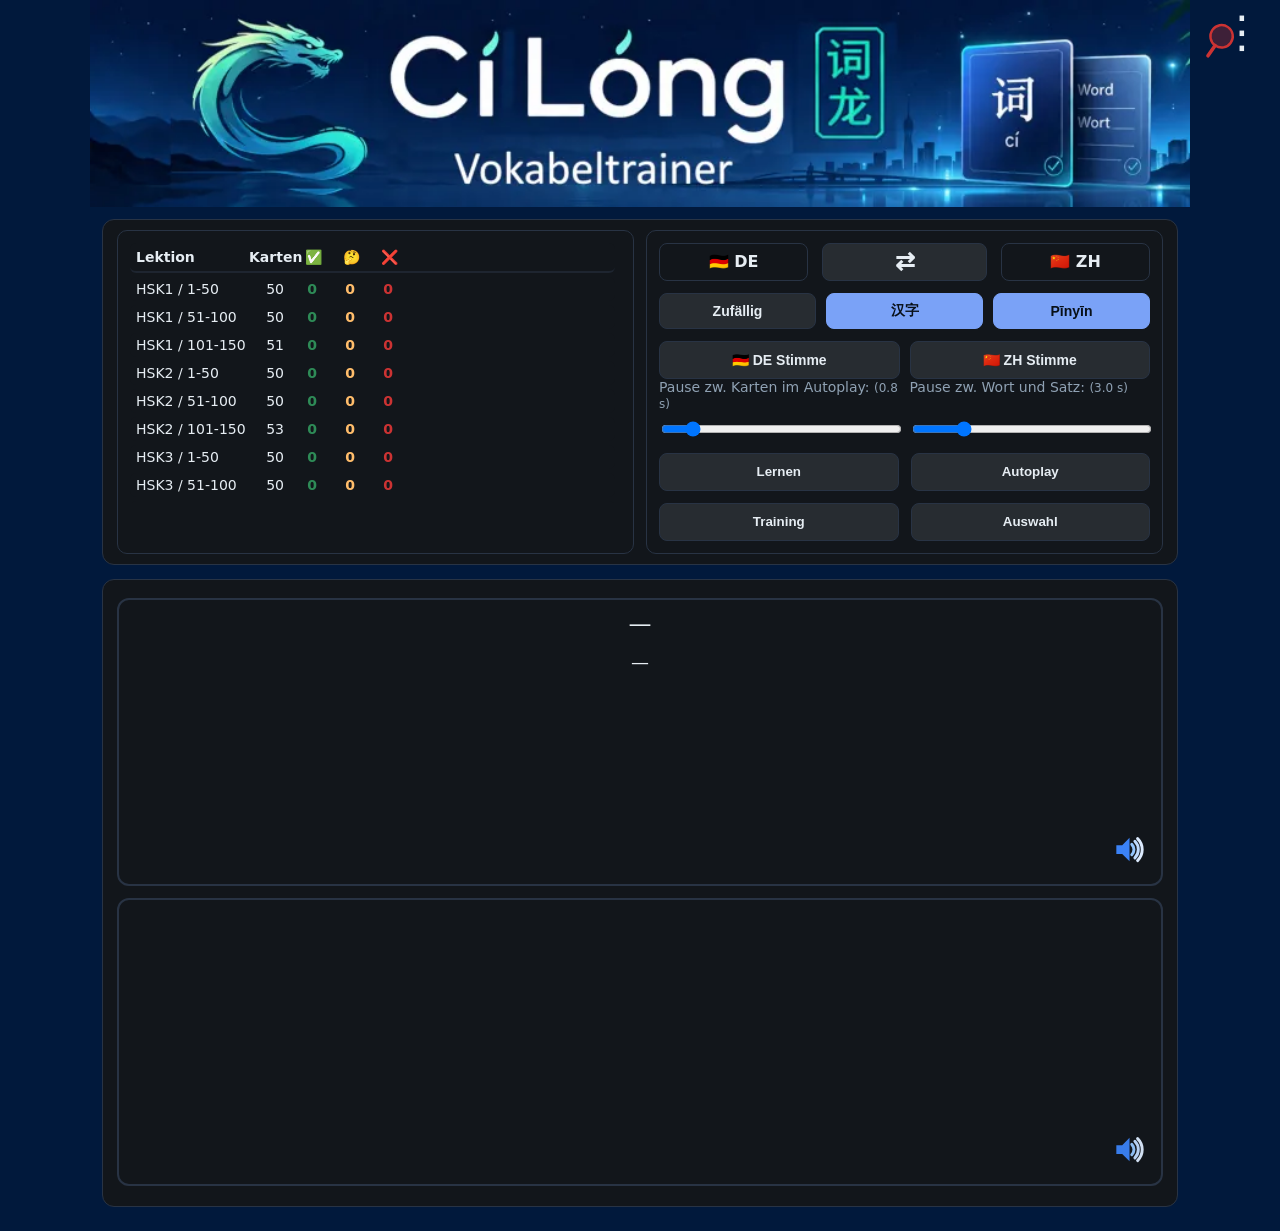
<file: index.html>
<!DOCTYPE html>
<html lang="de">

<head>
    <meta charset="UTF-8">
    <meta name="viewport" content="width=device-width, initial-scale=1.0">
    <title>Flashcards Chinesisch</title>
    
    <!-- PWA -->
    <link rel="manifest" href="./manifest.json">
    <meta name="theme-color" content="#000000" id="theme-color-meta">
    <link rel="apple-touch-icon" sizes="192x192" href="./icons/icon-192.png">
    <meta name="mobile-web-app-capable" content="yes">
    <meta name="apple-mobile-web-app-status-bar-style" content="default">
    <meta name="apple-mobile-web-app-title" content="CiLong">
	
    <!-- Styles & Script (cache-busted via Service Worker) -->
	<link rel="stylesheet" href="./assets/css/style.css">
    <script type="module" src="./assets/js/app.js"></script>
	<script 
		data-goatcounter="https://cilong.goatcounter.com/count"
		async 
		src="https://gc.zgo.at/count.js">
	</script>	
	<script>
	window.addEventListener("load", function () {
	  if (window.goatcounter) {
		window.goatcounter.count({
		  path: '/app-start',
		  title: 'App gestartet'
		});
	  }
	});
	</script>

</head>

<body>

    <!-- ✅ Such-Icon links neben dem Drei-Punkte-Symbol -->
    <div id="searchToggle" class="menu-search-icon" aria-label="Suche öffnen">
        <svg xmlns="http://www.w3.org/2000/svg"
            width="100"
            height="100"
            viewBox="0 0 100 100"
            fill="none">

            <!-- Glas -->
            <circle cx="42" cy="42" r="28"
                    fill="currentColor"
                    fill-opacity="0.3"
                    stroke="currentColor"
                    stroke-width="6"/>

            <!-- Griff -->
            <line x1="62" y1="62"
                x2="84" y2="84"
                stroke="currentColor"
                stroke-width="9"
                stroke-linecap="round"/>
        </svg>
    </div>
    <!-- ✅ Drei-Punkte-Menü Icon (oben rechts) -->
    <div id="menuToggle" class="menu-toggle-icon">⋮</div>

    <!-- ✅ Seitenmenü für Einstellungen (RICHTIG positioniert) -->
    <div id="sideMenu" class="side-menu">
        <h3 data-i18n="settingsTitle">Einstellungen</h3>

        <div class="menu-block">
            <div class="menu-title" data-i18n="progressTitle">Fortschritt</div>
            <button id="btnMenuExport" class="btn" data-i18n="progressExport">Fortschritt exportieren</button>
            <button id="btnMenuImport" class="btn" data-i18n="progressImport">Fortschritt importieren</button>
            <button id="btnResetLessonProgress" class="btn ghost" data-i18n="progressResetLesson">Aktuelle Lektion zurücksetzen</button>
            <button id="btnResetAllProgress" class="btn ghost" data-i18n="progressResetAll">Alle Lektionen zurücksetzen</button>
        </div>
		<!-- Im Side Menu, z.B. nach dem Reset-Bereich -->
		<div class="menu-block">
			<button id="btnInstall" class="btn">
				📲 App installieren
			</button>
		</div>
        <div class="menu-block">
            <div class="menu-title" data-i18n="languageTitle">Sprache</div>
            <label class="lbl" for="uiLangSelect" data-i18n="uiLanguageLabel">UI Sprache</label>
            <select id="uiLangSelect" class="menu-input">
                <option value="de" data-i18n="uiLanguageSelectDe">Deutsch</option>
                <option value="en" data-i18n="uiLanguageSelectEn">English</option>
                <option value="zh" data-i18n="uiLanguageSelectZh">中文</option>
                <option value="fr" data-i18n="uiLanguageSelectFr">Français</option>
            </select>
        </div>

        <div class="menu-block">
            <div class="menu-title" data-i18n="themeTitle">Theme</div>
            <select id="themeSelect" class="menu-input">
                <option value="dark" data-i18n="themeDark">Dark Mode</option>
                <option value="light-orange" data-i18n="themeLightOrange">Light‑Orange</option>
                <option value="light-warm" data-i18n="themeLightWarm">Light‑Warm</option>
                <option value="light-blue" data-i18n="themeLightBlue">Light‑Blue</option>
            </select>
        </div>


		<a href="help.html" target="_blank" rel="noopener">
		  📘 Hilfe
		</a>

        <div class="menu-version">
            <span data-i18n="settingsVersion">Version:</span> <span id="appVersion"></span>
        </div>
    </div>

<!-- ✅ Overlay MUSS außerhalb des Menüs und Containers stehen -->
<div id="sideOverlay"></div>
<div id="searchOverlay" class="dialog-overlay"></div>

<!-- ✅ Header OHNE .container → kein Top-Abstand -->
<header class="app-header">
  <img
    src="assets/img/header.png"
    alt="App Banner"
    class="header-banner"
  />
</header>

<!-- ✅ Ab hier beginnt der normale Seiteninhalt -->
<main class="container">



<!-- ====================================================================== -->
<!-- KONFIG-BLOCK -->
<!-- ====================================================================== -->

<section class="card cfg">
    <div class="grid-2">

        <!-- Lektionen -->
        <div class="pane">
  
            <select id="lessonSelect" class="select" multiple size="10"></select>

            <!-- ✅ Neue Tabelle für die Lektionen-Auswahl -->
            <div id="lessonTable" class="lesson-table"></div>

            
        </div>

        <!-- Richtung / Reihenfolge / Autoplay -->
        <div class="pane">

           

            <div class="mode-inline">
                <div class="mode-item" id="modeLeft">🇩🇪 DE</div>
                <button id="btnSwapMode" class="btn ghost swap" data-i18n-title="modeSwitchTitle">⇄</button>
                <div class="mode-item" id="modeRight">🇨🇳 ZH</div>
            </div>

            <div class="actions-inline mt8">
                <button id="btnOrderToggle" class="btn toggle" data-i18n="orderRandom">Zufällig</button>
                <button id="btnToggleHanzi" class="btn toggle active">汉字</button>
                <button id="btnTogglePinyin" class="btn toggle active" data-i18n="pinyinButton">Pinyin</button>
            </div>


            <!-- Stimmen -->
            <div class="two-col mt12">
                <button id="btnVoiceDe" class="btn large fit voice-btn" data-i18n="voiceButtonDe">DE Stimme</button>
                <button id="btnVoiceZh" class="btn large fit voice-btn" data-i18n="voiceButtonZh">ZH Stimme</button>
            </div>
			
            <div class="two-col mt8">
                <div class="voice-config">
                    <label class="lbl" data-i18n="autoplayGapLabel">
                        Pause zw. Karten im Autoplay:
                        <span id="gapVal" class="hint">(0.8 s)</span>
                    </label>
                    <input id="gapRange" class="voice-range" type="range" min="0.6" max="2.5" step="0.1" value="0.8">
                </div>
                <div class="voice-config">
                    <label class="lbl" data-i18n="delayLabel">
                        Satz‑Delay (Sekunden):
                        <span id="delayVal" class="hint">(3.0 s)</span>
                    </label>
                    <input id="delayRange" class="voice-range" type="range" min="0" max="15" step="0.5" value="3">
                </div>
            </div>
			
			
            <div class="stack mt12">
                <div class="training-group">
					<button id="btnBrowse" class="btn" data-i18n="browseStart">Lernen</button>
                    <button id="btnAutoplay" class="btn" data-i18n="autoPlay"></button>
                    <button id="btnStart" class="btn" data-i18n="trainingStart">Training ▶</button>
                    <button id="btnChoice" class="btn" data-i18n="choiceStart">Auswahl</button>
               </div>
            </div>

        </div>
    </div>
</section>

<!-- ====================================================================== -->
<!-- LERN-KARTE -->
<!-- ====================================================================== -->

<section class="card learn" id="learnSection">

    <div class="section-title">
        <span id="cardLesson" class="left"></span>
        <span id="cardTitle" class="right"></span>
    </div>

    <div id="lessonStats" class="stats-bar"></div>

    <!-- FRAGE -->
    <div id="promptBox" class="prompt-box">

        <div class="prompt-row">
            <div class="prompt-col">
                <div id="promptWord" class="prompt big">—</div>

                <!-- Pinyin vom WORT -->
                <div id="promptWordSub" class="prompt sub small"></div>

                <!-- ✅ POS -->
                <div id="promptPOS" class="prompt pos small"></div>
            </div>
        </div>

        <div class="prompt-row">
            <div class="prompt-col">
                <div id="promptSent" class="prompt">—</div>

                <div id="speakerQuestion" class="card-speaker">
                    <svg viewBox="0 0 24 24" aria-hidden="true" focusable="false">
                        <path d="M5 9v6h4l5 5V4L9 9H5z" fill="#3b82f6"/>
                        <path d="M15.54 8.46a5 5 0 0 1 0 7.07" fill="none" stroke="#93c5fd" stroke-width="2" stroke-linecap="round"/>
                        <path d="M17.66 6.34a8 8 0 0 1 0 11.32" fill="none" stroke="#bfdbfe" stroke-width="2" stroke-linecap="round"/>
                        <path d="M19.5 4.5a10.5 10.5 0 0 1 0 15" fill="none" stroke="#dbeafe" stroke-width="2" stroke-linecap="round"/>
                    </svg>
                </div>
            </div>
        </div>
    </div>

    <!-- LÖSUNG -->
    <div class="solution">
        <div id="solBox" class="sol masked">

            <div id="choiceBox" class="choice-list" hidden></div>

            <div class="sol-part">
                <div id="solWord" class="sol-text">—</div>
            </div>

            <div class="sol-part">
                <div id="solSent" class="sol-text">—</div>
                <div id="speakerAnswer" class="card-speaker">
                    <svg viewBox="0 0 24 24" aria-hidden="true" focusable="false">
                        <path d="M5 9v6h4l5 5V4L9 9H5z" fill="#3b82f6"/>
                        <path d="M15.54 8.46a5 5 0 0 1 0 7.07" fill="none" stroke="#93c5fd" stroke-width="2" stroke-linecap="round"/>
                        <path d="M17.66 6.34a8 8 0 0 1 0 11.32" fill="none" stroke="#bfdbfe" stroke-width="2" stroke-linecap="round"/>
                        <path d="M19.5 4.5a10.5 10.5 0 0 1 0 15" fill="none" stroke="#dbeafe" stroke-width="2" stroke-linecap="round"/>
                    </svg>
                </div>
            </div>
        </div>
    </div>

    <!-- Navigation -->
    <div class="card-controls">
        <button id="btnPrev" class="btn" data-i18n="prev">◀ Zurück</button>
        <button id="btnReveal" class="btn ghost" disabled data-i18n="reveal">Aufdecken</button>
        <button id="btnNext" class="btn" disabled data-i18n="next">Nächste ▶</button>
    </div>

    <!-- Rating-Bar -->
    <div class="ratebar" id="rateBar" style="display:none;">
        <button id="btnRateUnknown" class="btn rate bad" disabled data-i18n="rateUnknown">❌ Nicht gewusst</button>

		<button id="btnRateKnown" class="btn rate good" disabled data-i18n="rateKnown">✅ Gewusst</button>
    </div>

 <!--   <div id="sessionStats" class="stats-bar">—</div> -->
</section>

<!-- ====================================================================== -->
<!-- VOICE PANEL -->
<!-- ====================================================================== -->

<div id="voicePanel" class="debug hidden">
    <div class="debug-head">
        <div class="title" data-i18n="voicePanelTitle">Stimmen</div>
        <button id="btnCloseVoices" class="btn ghost" data-i18n="voicePanelClose">✕</button>
    </div>

    <div class="debug-body">
        <div class="debug-section">
            <div class="h" data-i18n="voicePanelHintTitle">Hinweis</div>
            <p data-i18n="voicePanelHint">Wähle eine Stimme für die aktuell geöffnete Sprache.</p>
        </div>

        <div class="debug-section">
            <div class="h" data-i18n="voiceListTitle">Stimmenliste</div>
            <div id="dbgVoices"></div>
        </div>
    </div>
</div>

<div id="searchPanel" class="debug hidden">
    <div class="debug-head">
        <div class="title" data-i18n="searchTitle">Suche</div>
        <button id="btnCloseSearch" class="btn ghost">✕</button>
    </div>
    <div class="debug-body">
        <div class="debug-section">
            <label class="lbl" for="searchInput" data-i18n="searchLabel">Begriff suchen</label>
            <div class="search-input-row">
                <div class="search-lang-toggle">
                    <button id="searchLangDe" class="btn toggle active">DE</button>
                    <button id="searchLangZh" class="btn toggle">ZH</button>
                </div>
                <input id="searchInput" class="input" type="search" placeholder="z. B. 汉字, Pinyin, Satz...">
                <button id="searchButton" class="btn" data-i18n="searchButton">Suchen</button>
            </div>
        </div>
        <div class="debug-section">
            <div class="h" data-i18n="searchResultsTitle">Ergebnisse</div>
            <div id="searchResults" class="search-results">
                <div class="search-hint" data-i18n="searchHint">Tippe einen Begriff ein und drücke Enter.</div>
            </div>
        </div>
    </div>
</div>

</main>
</body>
</html>
</file>
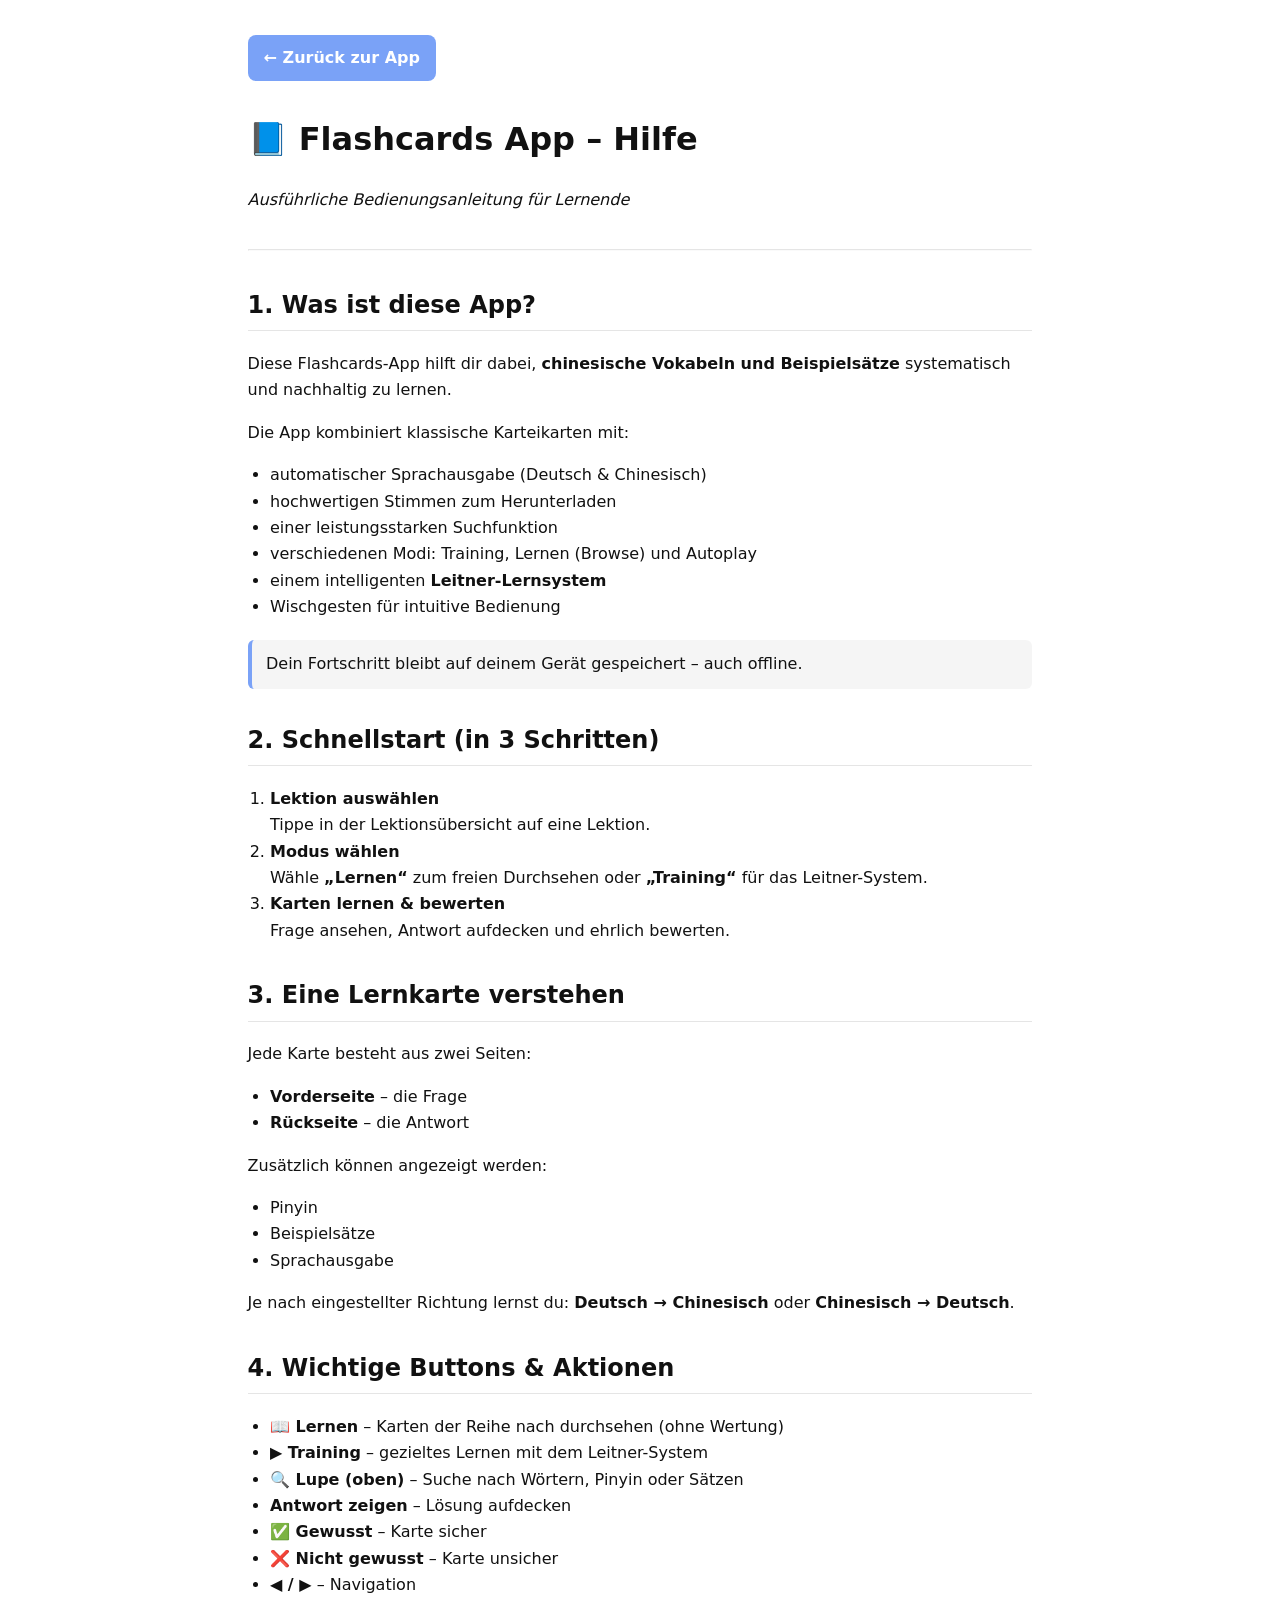
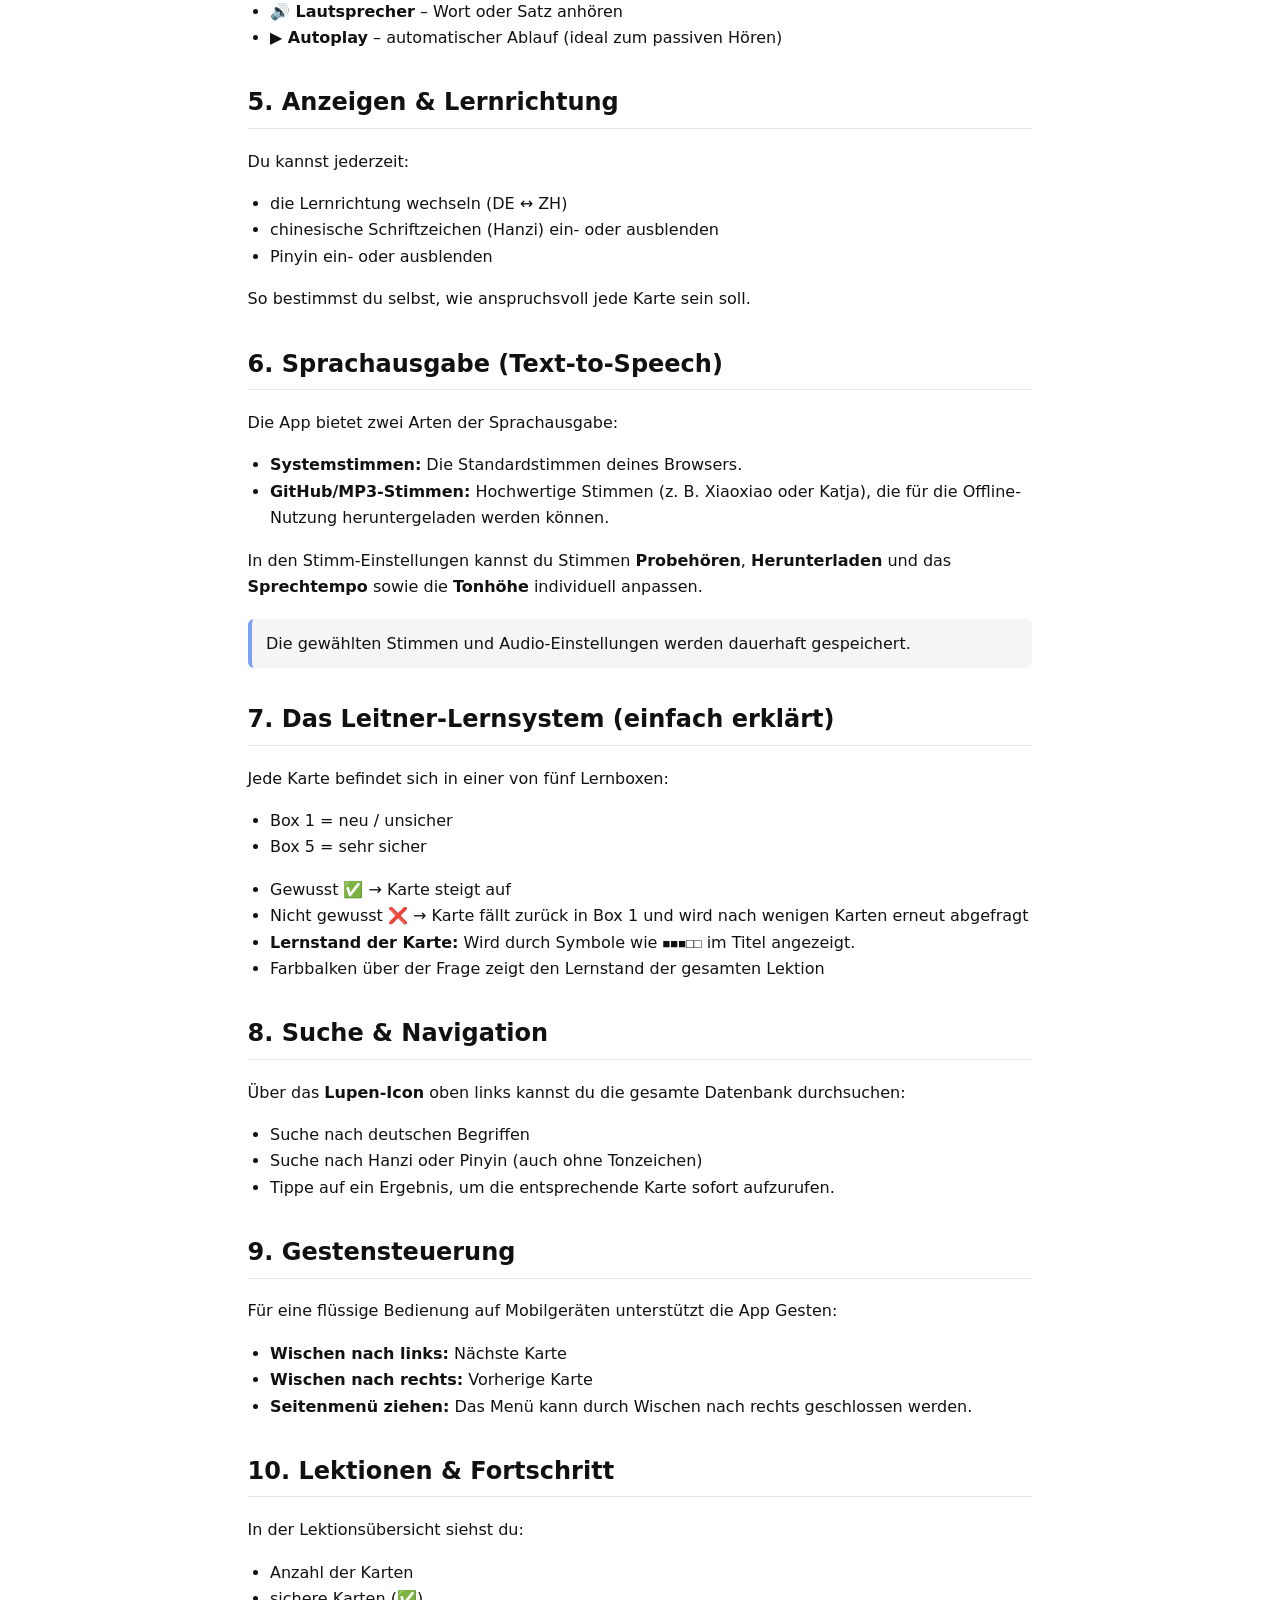
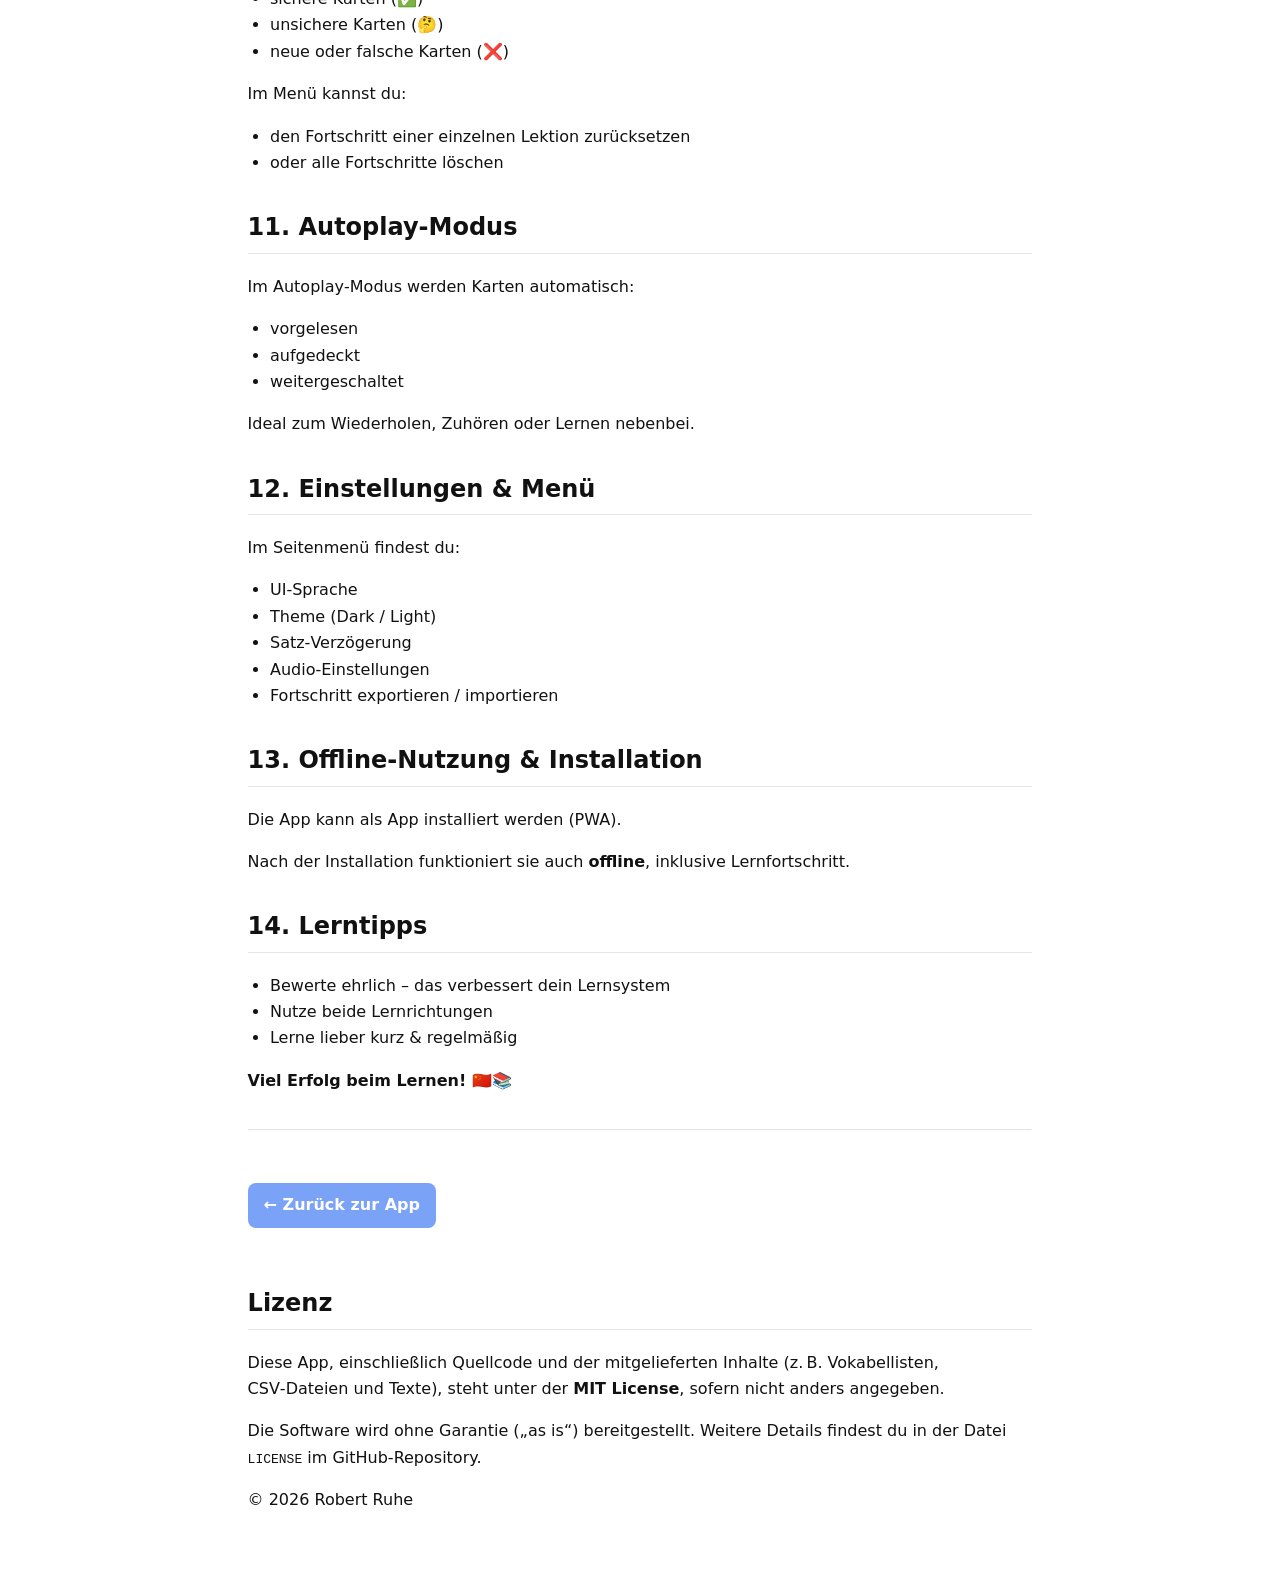
<file: help.html>
<!DOCTYPE html>
<html lang="de">
<head>
  <meta charset="utf-8">
  <meta name="viewport" content="width=device-width, initial-scale=1">
  <title>Hilfe – Flashcards App</title>

  <!-- Bestehendes App-CSS wiederverwenden -->
  <link rel="stylesheet" href="assets/css/style.css">

  <style>
    /* Zusatzstyles nur für die Hilfe */
    body {
      background: var(--bg-main, #fff);
      color: var(--text-main, #111);
    }

    .help {
      max-width: 820px;
      margin: 0 auto;
      padding: 1.2rem 1.1rem 3rem;
      line-height: 1.65;
    }

    .help h1 {
      margin-top: 0.5rem;
    }

    .help h2 {
      margin-top: 2rem;
      border-bottom: 1px solid rgba(0,0,0,0.1);
      padding-bottom: 0.3rem;
    }

    .help ul,
    .help ol {
      padding-left: 1.4rem;
    }

    .help hr {
      margin: 2.2rem 0;
      opacity: 0.25;
    }

    .back-btn {
      display: inline-block;
      margin: 1rem 0 1.5rem;
      padding: 0.6rem 1rem;
      border-radius: 8px;
      text-decoration: none;
      font-weight: 600;
      background: var(--accent, #3b82f6);
      color: #fff;
    }

    .back-btn:active {
      transform: scale(0.98);
    }

    .note {
      background: rgba(0,0,0,0.04);
      border-left: 4px solid var(--accent, #3b82f6);
      padding: 0.7rem 0.9rem;
      margin: 1.2rem 0;
      border-radius: 6px;
    }
  </style>
</head>

<body>
  <main class="help">

    <a href="index.html" class="back-btn">← Zurück zur App</a>

    <h1>📘 Flashcards App – Hilfe</h1>
    <p><em>Ausführliche Bedienungsanleitung für Lernende</em></p>

    <hr>

    <h2>1. Was ist diese App?</h2>
    <p>
      Diese Flashcards‑App hilft dir dabei,
      <strong>chinesische Vokabeln und Beispielsätze</strong>
      systematisch und nachhaltig zu lernen.
    </p>
    <p>
      Die App kombiniert klassische Karteikarten mit:
    </p>
    <ul>
      <li>automatischer Sprachausgabe (Deutsch & Chinesisch)</li>
      <li>hochwertigen Stimmen zum Herunterladen</li>
      <li>einer leistungsstarken Suchfunktion</li>
      <li>verschiedenen Modi: Training, Lernen (Browse) und Autoplay</li>
      <li>einem intelligenten <strong>Leitner‑Lernsystem</strong></li>
      <li>Wischgesten für intuitive Bedienung</li>
    </ul>

    <div class="note">
      Dein Fortschritt bleibt auf deinem Gerät gespeichert – auch offline.
    </div>

    <h2>2. Schnellstart (in 3 Schritten)</h2>
    <ol>
      <li>
        <strong>Lektion auswählen</strong><br>
        Tippe in der Lektionsübersicht auf eine Lektion.
      </li>
      <li>
        <strong>Modus wählen</strong><br>
        Wähle <b>„Lernen“</b> zum freien Durchsehen oder <b>„Training“</b> für das Leitner-System.
      </li>
      <li>
        <strong>Karten lernen & bewerten</strong><br>
        Frage ansehen, Antwort aufdecken und ehrlich bewerten.
      </li>
    </ol>

    <h2>3. Eine Lernkarte verstehen</h2>
    <p>Jede Karte besteht aus zwei Seiten:</p>
    <ul>
      <li><strong>Vorderseite</strong> – die Frage</li>
      <li><strong>Rückseite</strong> – die Antwort</li>
    </ul>

    <p>Zusätzlich können angezeigt werden:</p>
    <ul>
      <li>Pinyin</li>
      <li>Beispielsätze</li>
      <li>Sprachausgabe</li>
    </ul>

    <p>
      Je nach eingestellter Richtung lernst du:
      <strong>Deutsch → Chinesisch</strong> oder
      <strong>Chinesisch → Deutsch</strong>.
    </p>

    <h2>4. Wichtige Buttons & Aktionen</h2>
    <ul>
      <li><strong>📖 Lernen</strong> – Karten der Reihe nach durchsehen (ohne Wertung)</li>
      <li><strong>▶ Training</strong> – gezieltes Lernen mit dem Leitner-System</li>
      <li><strong>🔍 Lupe (oben)</strong> – Suche nach Wörtern, Pinyin oder Sätzen</li>
      <li><strong>Antwort zeigen</strong> – Lösung aufdecken</li>
      <li><strong>✅ Gewusst</strong> – Karte sicher</li>
      <li><strong>❌ Nicht gewusst</strong> – Karte unsicher</li>
      <li><strong>◀ / ▶</strong> – Navigation</li>
      <li><strong>🔊 Lautsprecher</strong> – Wort oder Satz anhören</li>
      <li><strong>▶︎ Autoplay</strong> – automatischer Ablauf (ideal zum passiven Hören)</li>
    </ul>

    <h2>5. Anzeigen & Lernrichtung</h2>
    <p>
      Du kannst jederzeit:
    </p>
    <ul>
      <li>die Lernrichtung wechseln (DE ↔ ZH)</li>
      <li>chinesische Schriftzeichen (Hanzi) ein‑ oder ausblenden</li>
      <li>Pinyin ein‑ oder ausblenden</li>
    </ul>

    <p>
      So bestimmst du selbst, wie anspruchsvoll jede Karte sein soll.
    </p>

    <h2>6. Sprachausgabe (Text‑to‑Speech)</h2>
    <p>
      Die App bietet zwei Arten der Sprachausgabe:
    </p>
    <ul>
      <li><strong>Systemstimmen:</strong> Die Standardstimmen deines Browsers.</li>
      <li><strong>GitHub/MP3-Stimmen:</strong> Hochwertige Stimmen (z. B. Xiaoxiao oder Katja), die für die Offline-Nutzung heruntergeladen werden können.</li>
    </ul>
    <p>
      In den Stimm-Einstellungen kannst du Stimmen <b>Probehören</b>, <b>Herunterladen</b> und das <b>Sprechtempo</b> sowie die <b>Tonhöhe</b> individuell anpassen.
    </p>

    <div class="note">
      Die gewählten Stimmen und Audio‑Einstellungen werden dauerhaft gespeichert.
    </div>

    <h2>7. Das Leitner‑Lernsystem (einfach erklärt)</h2>
    <p>
      Jede Karte befindet sich in einer von fünf Lernboxen:
    </p>
    <ul>
      <li>Box 1 = neu / unsicher</li>
      <li>Box 5 = sehr sicher</li>
    </ul>

    <p>
      <ul>
	  <li>Gewusst ✅ → Karte steigt auf</li>
      <li>Nicht gewusst ❌ → Karte fällt zurück in Box 1 und wird nach wenigen Karten erneut abgefragt</li>
	  <li><strong>Lernstand der Karte:</strong> Wird durch Symbole wie <code>■■■□□</code> im Titel angezeigt.</li>
	  <li>Farbbalken über der Frage zeigt den Lernstand der gesamten Lektion</li>
	  </ul>
    </p>

    <h2>8. Suche & Navigation</h2>
    <p>
      Über das <strong>Lupen-Icon</strong> oben links kannst du die gesamte Datenbank durchsuchen:
    </p>
    <ul>
      <li>Suche nach deutschen Begriffen</li>
      <li>Suche nach Hanzi oder Pinyin (auch ohne Tonzeichen)</li>
      <li>Tippe auf ein Ergebnis, um die entsprechende Karte sofort aufzurufen.</li>
    </ul>

    <h2>9. Gestensteuerung</h2>
    <p>
      Für eine flüssige Bedienung auf Mobilgeräten unterstützt die App Gesten:
    </p>
    <ul>
      <li><strong>Wischen nach links:</strong> Nächste Karte</li>
      <li><strong>Wischen nach rechts:</strong> Vorherige Karte</li>
      <li><strong>Seitenmenü ziehen:</strong> Das Menü kann durch Wischen nach rechts geschlossen werden.</li>
    </ul>

    <h2>10. Lektionen & Fortschritt</h2>
    <p>
      In der Lektionsübersicht siehst du:
    </p>
    <ul>
      <li>Anzahl der Karten</li>
      <li>sichere Karten (✅)</li>
      <li>unsichere Karten (🤔)</li>
      <li>neue oder falsche Karten (❌)</li>
    </ul>

    <p>
      Im Menü kannst du:
    </p>
    <ul>
      <li>den Fortschritt einer einzelnen Lektion zurücksetzen</li>
      <li>oder alle Fortschritte löschen</li>
    </ul>

    <h2>11. Autoplay‑Modus</h2>
    <p>
      Im Autoplay‑Modus werden Karten automatisch:
    </p>
    <ul>
      <li>vorgelesen</li>
      <li>aufgedeckt</li>
      <li>weitergeschaltet</li>
    </ul>

    <p>
      Ideal zum Wiederholen, Zuhören oder Lernen nebenbei.
    </p>

    <h2>12. Einstellungen & Menü</h2>
    <p>
      Im Seitenmenü findest du:
    </p>
    <ul>
      <li>UI‑Sprache</li>
      <li>Theme (Dark / Light)</li>
      <li>Satz‑Verzögerung</li>
      <li>Audio‑Einstellungen</li>
      <li>Fortschritt exportieren / importieren</li>
    </ul>

    <h2>13. Offline‑Nutzung & Installation</h2>
    <p>
      Die App kann als App installiert werden (PWA).
    </p>
    <p>
      Nach der Installation funktioniert sie auch <strong>offline</strong>,
      inklusive Lernfortschritt.
    </p>

    <h2>14. Lerntipps</h2>
    <ul>
      <li>Bewerte ehrlich – das verbessert dein Lernsystem</li>
      <li>Nutze beide Lernrichtungen</li>
      <li>Lerne lieber kurz & regelmäßig</li>
    </ul>
    <p><strong>Viel Erfolg beim Lernen! 🇨🇳📚</strong></p>

    <hr>

    <a href="index.html" class="back-btn">← Zurück zur App</a>
	<h2>Lizenz</h2>

	<p>
	Diese App, einschließlich Quellcode und der mitgelieferten Inhalte
	(z. B. Vokabellisten, CSV‑Dateien und Texte), steht unter der
	<strong>MIT License</strong>, sofern nicht anders angegeben.
	</p>

	<p>
	Die Software wird ohne Garantie („as is“) bereitgestellt.
	Weitere Details findest du in der Datei <code>LICENSE</code>
	im GitHub‑Repository.
	</p>

	<p>
	© 2026 Robert Ruhe
	</p>
  
  </main>
</body>
</html>
</file>
<file: assets/css/style.css>
/* Version 6.6 */
:root{  
	--bg: #01193C;
	--card: #12161b;
	--text: #e6edf3;
	--muted: #8fa1b3;
	--accent-text: #081018;
	--border: #283344;
	--accent: #7aa2f7;
	--good:#2e8b57; 
	--bad:#cc3333; 
	--unsure:#ffbd6b; 
    --primary-bg: var(--accent);
    --primary-border: var(--accent);
}

:root.light-orange {
    --bg: #ffbb55;
    --card: #ffffff;
    --text: #222;
    --muted: #555;
	--accent-text: #222;   /* dunkles Textgrau für bessere Lesbarkeit */
    --border: #bbbbbb;
	--accent: #ffbb55;    /* z.B. warmes Orange statt blau */
    --good:   #2e8b57;
    --bad:    #cc3333;
    --unsure: #cc9900;
    --primary-bg: var(--accent);
    --primary-border: var(--accent);
}		

/* Light-Warm (Abend, augenschonend) */
:root.light-warm {
    --bg: #c97c5d;
    --card: #F2E9DE;
    --text: #3a2f25;
    --muted: #6f5c4b;
    --accent-text: #3a2f25;
    --border: #e0d6c9;
    --accent: #c97c5d;
    --good:   #5a8f6a;
    --bad:    #b05a5a;
    --unsure: #b79a55;
    --primary-bg: var(--accent);
    --primary-border: var(--accent);
}

/* Light-Blue (modern, kühl) */
:root.light-blue {
    --bg: #3b82f6;
    --card: #ffffff;
    --text: #1f2a37;
    --muted: #4b5d73;
    --accent-text: #1f2a37;
    --border: #c9d7e5;
    --accent: #3b82f6;
    --good:   #2e8b57;
    --bad:    #c24141;
    --unsure: #d1a22f;
    --primary-bg: var(--accent);
    --primary-border: var(--accent);
}

/* ============================================================
   Header-Banner – Default (Dark Mode)
   ============================================================ */
.header-banner {
    content: url("../img/header.webp");
    width: 100%;
    max-width: 1100px;
    height: auto;
    display: block;
    margin: 0 auto;
}
   
   /* ============================================================
   Header-Banner je nach Light/Dark Mode
   ============================================================ */
   
html.light-orange .header-banner {
    content: url("../img/header-light.webp");
}
html.light-warm .header-banner {
    content: url("../img/header-warm.webp");
}

html.light-blue .header-banner {
    content: url("../img/header-blue.webp");
}

main.container {
    margin-top: 0px;
}


/* ============================================================
   SEMANTISCHE FARBROLLEN (Bedeutung, nicht Darstellung)
   UI benutzt NUR diese Variablen
   ============================================================ */

:root {
    /* Basisflächen */
    --color-bg:        var(--bg);
    --color-card:      var(--card);
    --color-border:    var(--border);

    /* Text */
    --color-text:      var(--text);
    --color-muted:     var(--muted);
    --color-accent-text: var(--accent-text);

    /* Aktionen / Status */
    --color-primary:   var(--accent);
    --color-positive:  var(--good);
    --color-negative:  var(--bad);
    --color-warning:   var(--unsure);

    /* Buttons */
    --color-primary-bg:     var(--primary-bg);
    --color-primary-border: var(--primary-border);
	
	--color-progress-strong:  var(--good);
	--color-progress-weak:    var(--unsure);
	--color-progress-bad:     var(--bad);
	--color-progress-neutral: var(--color-border);
	
	--color-table-known:   var(--color-positive);
	--color-table-unknown: var(--color-negative);
	--color-table-weak:    var(--color-warning);
	
	--color-selected-bg:    color-mix(in srgb, var(--color-primary) 15%, var(--color-card));
	--color-selected-border: var(--color-primary);
	--color-overlay: rgba(0,0,0,0.35);
}
		
*{box-sizing:border-box}

html,body{
    margin:0;
    padding:0;
    background: var(--color-bg);
    color: var(--color-text);

font-family:Inter,system-ui,-apple-system,Segoe UI,Roboto,"Helvetica Neue",Arial,sans-serif
}

.container{max-width:1100px;margin:24px auto;padding:0 12px}
header h1{margin:0 0 2px 0;font-size:26px;line-height:1.1}
.subtitle{margin:0 0 8px 0;color:var(--muted);font-size:14px}
.top-actions{display:flex;gap:10px;flex-wrap:wrap;align-items:center;margin-bottom:6px; margin-top:10px;} /* Etwas mehr Gap (10px) für bessere Gruppierung (Training + Autoplay) */
/* NEU: Kinder der Row flexibel machen, um Wrap zu vermeiden (schrumpfen proportional) */
.top-actions > * {
 flex-shrink: 1; /* Ermöglicht Schrumpfen bei Text-Änderungen, statt Wrap */
}
.small-label{font-size:12px;margin-right:2px}
.btn {
    background: var(--color-card);
    border: 1px solid var(--color-border);
    color: var(--color-text);

	padding:8px 12px;
	border-radius:8px;
	cursor:pointer; 
	flex-shrink: 1;
	}	/* Global: Buttons schrumpfen leicht bei Bedarf */
.btn.small{padding:6px 10px;font-size:12px}
.btn.large{padding:10px 16px;font-size:14px;font-weight:600}
.btn.primary{
	background: var(--primary-bg, var(--accent));
    border-color: var(--primary-border, var(--accent));
    color: var(--accent-text);
	font-weight:600; margin-top:12px; 
	flex: 0 1 auto; 
	white-space: nowrap; 
	transition: all 0.2s ease; 
	max-width: none;
}
.btn.ghost{background:transparent}
.btn.toggle {
    min-width: 84px;
    padding: 7px 10px;
}
.btn.toggle.active {
    background: var(--color-primary) !important;
    border-color: var(--color-primary) !important;
    color: var(--color-accent-text) !important;
}

.actions-inline {
    display: flex;
    gap: 10px;                    /* etwas mehr Gap für bessere Optik */
    flex-wrap: nowrap;
    justify-content: center;      /* zentriert die ganze Gruppe */
    width: 100%;    /* volle Breite des Containers nutzen */
    padding: 0 0px;	
    margin-bottom: 12px;
}

/* Alle Buttons in dieser Reihe gleichmäßig wachsen */
.actions-inline .btn {
    flex: 1 1 0;                  /* wichtig: gleichmäßig wachsen + schrumpfen */
    min-width: 0;                 /* erlaubt Schrumpfen unter Inhaltsbreite */
    background: color-mix(in srgb, var(--color-text) 10%, var(--color-card));
    padding: 8px 8px;            /* etwas mehr vertikales Padding für bessere Höhe */
    font-weight: 600;
    font-size: 14px;
    text-align: center;
    white-space: nowrap;
    border-radius: 8px;
    min-height: 28px;             /* einheitliche Höhe mit den anderen Buttons */
}

.training-group .btn {
 flex: 1 1 0;
 min-width: 110px;
 white-space: normal;
 background: color-mix(in srgb, var(--color-text) 10%, var(--color-card));
 line-height: 1.2;
 padding: 10px;
 text-align: center;
 font-weight: 600;
}

.training-group .btn:active {
 padding: 8px 12px;
 border: 1px solid var(--color-border);
 outline: none;
}

.training-group .btn.primary:active {
 border-color: var(--primary-border, var(--accent));
}

/* NEU: Gruppe für Training + Autoplay (unter Sliders) – Flex-Row für nebeneinander */
.training-group {
    display: grid;
    grid-template-columns: repeat(2, 1fr);
    gap: 12px;
    width: 100%;
    margin-top: 14px;
    align-items: stretch;
}
/* NEU: Autoplay als Primary (wenn Klasse hinzugefügt): Farblich identisch zum Training-Button */

/* Breitere und höhere Swap/Direction-Button */
.btn.swap {
 background: color-mix(in srgb, var(--color-text) 10%, var(--color-card));
 border: 1px solid var(--color-border);
 color: var(--color-text);
 font-weight: 600; /* Bold für den Text */
 padding: 8px 10px; /* Höheres Padding (vertikal mehr für Zentrierung und Präsenz) */
 font-size: 16px; /* Geändert: Größere Schrift für den gesamten Text ("< Richtung >") */
 border-radius: 8px; /* Etwas abgerundeter für modernen Look */
 min-width: 84px; /* Minimale Breite, damit er sich ausdehnt */
 min-height: 38px; /* Höher für bessere Sichtbarkeit und Berührbarkeit */
 flex: 1 1 auto; /* Teilt Platz mit den Nachbarn */
 display: flex; /* Flexbox für perfekte Zentrierung */
 align-items: center; /* Vertikal zentriert */
 justify-content: center; /* Horizontal zentriert */
 text-align: center; /* Text zentriert (Fallback) */
 line-height: 1.2; /* Etwas mehr Zeilenhöhe für den Text */
 white-space: nowrap; /* Verhindert Umbruch des Texts */
 transition: background 0.2s ease, border-color 0.2s ease, color 0.2s ease;
}

.btn.swap.active {
 background: var(--color-primary) !important;
 border-color: var(--color-primary) !important;
 color: var(--color-accent-text) !important;
}

.card{
    background: var(--color-card);
    border: 1px solid var(--color-border);
	border-radius:12px;
	padding:14px 14px 10px;
	margin-bottom:14px
}

.lbl{display:block;margin-bottom:6px;color:var(--muted)}
.hint{color:var(--muted);font-size:12px}
.grid-2{display:grid;grid-template-columns:1fr 1fr;gap:12px}

.pane{
    border:1px solid var(--color-border);
    background: var(--color-card);
	border-radius:10px;
	padding:12px
}

.select,
.input {
    width: 100%;
    background: var(--color-card);
    border: 1px solid var(--color-border);
    color: var(--color-text);
    border-radius: 8px;
    padding: 10px;
    min-height: 42px;
}

.controls{display:flex;gap:10px;flex-wrap:wrap;margin-top:8px}
.stack{display:flex;flex-direction:column;gap:8px}
.prompt-box{border: 2px solid var(--border);border-radius:12px;padding:12px}
.prompt{font-size:20px}
.prompt.big{font-size:20px;font-weight:800}
.prompt.sub{color:var(--color-text);margin-bottom:6px}
.prompt.small{font-size:16px}
.solution{margin-top:12px}
.sol{position:relative;border:1px solid var(--border);border-radius:12px;padding:12px}
.sol .sol-part{margin-bottom:10px}
.sol .sol-text{font-size:20px;white-space:pre-wrap}
.sol.masked .sol-text{filter:blur(10px); opacity:0.05; user-select:none}
.choice-list {
    display: flex;
    flex-direction: column;
    gap: 8px;
    width: 100%;
    margin-bottom: 8px;
}
.choice-list[hidden] { display: none !important; }
.choice-btn {
    width: 100%;
    min-height: 44px;
    flex: 0 0 auto;
    padding: 10px 12px;
    font-size: 16px;
    line-height: 1.2;
    white-space: normal;
    border: 2px solid var(--color-border);
    border-radius: 12px;
    background: color-mix(in srgb, var(--color-text) 8%, var(--color-card));
    color: var(--color-text);
    cursor: pointer;
}
.choice-btn.selected,
.choice-btn.correct,
.choice-btn.wrong {
    border-width: 2px;
    font-weight: 700;
}
.choice-btn.selected {
    box-shadow: inset 0 0 0 2px var(--color-text);
}
.choice-btn.correct {
    box-shadow: inset 0 0 0 3px var(--color-positive);
    background: color-mix(in srgb, var(--color-positive) 24%, var(--color-card));
}
.choice-btn.wrong {
    box-shadow: inset 0 0 0 3px var(--color-negative);
    background: color-mix(in srgb, var(--color-negative) 24%, var(--color-card));
}
.choice-btn:disabled { cursor: default; }

#learnSection.choice-active #choiceBox {
  flex: 0 0 auto;
}
#learnSection.choice-active #promptBox {
  height: 28vh;
  min-height: 28vh;
  max-height: 28vh;
  overflow: auto;
}
#learnSection.choice-active #solBox {
  height: 42.4vh;
  min-height: 42.4vh;
  max-height: 42.4vh;
  overflow: auto;
}
/* Antwort nicht noch einmal unter den Buttons zeigen; Lautsprecher bleibt. */
#learnSection.choice-active #solBox .sol-part {
  display: contents;
}
#learnSection.choice-active #solBox .sol-text {
  display: none;
}
#learnSection.choice-active #choiceBox:has(.choice-btn.expanded) {
  padding-bottom: 3.4rem;
}
.choice-btn.expanded {
  height: auto;
  min-height: 44px;
  display: flex;
  flex-direction: column;
  align-items: center;
  justify-content: center;
  gap: 4px;
  text-align: center;
  overflow-wrap: anywhere;
}
.choice-btn .choice-answer,
.choice-btn .choice-pos,
.choice-btn .choice-sent {
  display: block;
  width: 100%;
}
.choice-btn .choice-answer {
  font-size: 18px;
  font-weight: 700;
  line-height: 1.35;
}
.choice-btn .choice-pos {
  font-size: 15px;
  font-style: italic;
  font-weight: 400;
  opacity: 0.9;
  line-height: 1.2;
}
.choice-btn .choice-sent {
  font-size: 16px;
  font-weight: 400;
  line-height: 1.45;
}
.choice-btn .zh-pinyin {
  display: block;
  margin-top: 2px;
  font-size: 15px;
  font-weight: 400;
  line-height: 1.3;
}
.card-controls{display:flex;gap:12px;justify-content:center;margin-top:10px}
.card-controls.second{margin-top:6px}
.stats-bar{margin-top:8px;color:#a7b5c5;font-size:13px;text-align:center}
.debug {
  position: fixed;
  inset: 80px 5% auto 5%;
  background: var(--color-card);
  border: 1px solid var(--color-border);
  border-radius: 12px;
  box-shadow: 0 10px 40px rgba(0,0,0,.25);
  z-index: 1000;
  display: flex;
  flex-direction: column;
  color: var(--color-text);
}
.debug.hidden{display:none}
.debug-head{display:flex;justify-content:space-between;align-items:center;border-bottom:1px solid #2b3646;padding:8px 10px}
.debug-head .title{font-weight:800}
.debug-body{padding:10px;overflow:auto;max-height:70vh}
.debug-section{margin-bottom:12px}
.debug-section .h{font-weight:600;margin-bottom:6px;color:var(--color-text)}
#dbgVoices .voice{display:flex;gap:10px;align-items:center;border:1px solid #2b3646;border-radius:8px;padding:6px;margin-bottom:6px}
#dbgVoices .voice .meta{font-size:12px;color:var(--color-text)}
#dbgVoices .voice .name{font-weight:600}

/* ========================================================
   Verbessertes Voice Panel Layout
   ======================================================== */

#dbgVoices .voice {
    display: flex;
    flex-wrap: wrap;           /* erlaubt Umbruch bei sehr schmalen Bildschirmen */
    gap: 12px;
    align-items: center;
    border: 1px solid #2b3646;
    border-radius: 10px;
    padding: 12px 14px;
    margin-bottom: 10px;
    background: var(--color-card);
}

#dbgVoices .voice .name {
    font-weight: 600;
    font-size: 15px;
    flex: 1 1 100%;            /* nimmt volle Breite */
    margin-bottom: 4px;
}

#dbgVoices .voice .meta {
    font-size: 13px;
    color: var(--text);
    flex: 1 1 100%;            /* auch volle Breite */
    margin-bottom: 8px;
}

#dbgVoices .voice .actions {
    display: flex;
    gap: 8px;
    margin-left: auto;         /* schiebt Buttons nach rechts */
    flex-shrink: 0;
}

#dbgVoices .voice .btn {
    padding: 8px 14px;
    font-size: 13px;
    white-space: nowrap;
}

/* Kleineres "Probehören" */
#dbgVoices .voice .btn.ghost {
    padding: 8px 12px;
}

/* Responsive: Auf sehr kleinen Bildschirmen Buttons untereinander */
@media (max-width: 380px) {
    #dbgVoices .voice .actions {
        flex-direction: column;
        width: 100%;
    }
    
    #dbgVoices .voice .btn {
        width: 100%;
    }
}


.mode-inline{display:flex;gap:14px;align-items:center;flex-wrap:wrap; justify-content: center;} /* Mehr Gap für Balance mit höherem Button */

/* NEU: Gleiche Höhe wie Swap-Button für die Sprache-Items (links/rechts) – höheres Padding und min-height */
.mode-item {
    background: var(--color-card);
    border: 1px solid var(--color-border);
    color: var(--color-text);
	border-radius:8px;
	padding:8px 16px; /* NEU: Höheres Padding (8px vertikal), passt zu Swap (8px) */ 
	font-weight:600; min-width:84px; 
	min-height:38px; /* NEU: Gleiche min-height wie Swap (40px) für Balance */ 
	flex:1 1 0; 
	display: flex; 
	align-items: center; 
	justify-content: center; 
	text-align: center;} /* Zentrierung der Beschriftungen (z.B. "DE"/"ZH") – horizontal/vertikal perfekt */
.btn.swap{font-weight:600;padding:8px 10px}
.gap-row input[type=range]{width:100%}
.two-col {
  display: grid;
  grid-template-columns: 1fr 1fr;
  gap: 10px;
}
.voice-btn {
    width: 100%;
    background: color-mix(in srgb, var(--color-text) 10%, var(--color-card));
    transition: background 0.2s ease, border-color 0.2s ease;
}
.voice-btn.active {
    background: var(--color-primary) !important;
    border-color: var(--color-primary) !important;
    color: var(--color-accent-text) !important;
}
.voice-config{display:flex;flex-direction:column;gap:10px}
.voice-tts-config {
    display: flex;
    flex-direction: column;
    gap: 10px;
    margin: 4px 0 12px;
    padding: 10px 12px;
    border: 1px solid var(--color-border);
    border-radius: 10px;
}
.voice-tts-slider .lbl {
    margin-bottom: 2px;
    font-size: 14px;
}
.voice-tts-slider .hint {
    font-size: 12px;
    font-weight: 500;
}
.voice-range{width:100%}
.ratebar{
  display:flex;
  gap:30px;
  margin:10px 0 6px;
}

.ratebar .btn{
  flex:1;
  white-space:nowrap;
  overflow:hidden;
  text-overflow:ellipsis;
  padding:16px 12px;
}

@media(max-width:480px){ .ratebar .btn{padding:12px 10px; font-size:12px} }
@media(max-width:460px){ header h1{font-size:20px} .subtitle{font-size:12px} }
@media(max-width:900px){.grid-2{grid-template-columns:1fr}}
/* NEUE REGELN: Anpassung der Schriftgröße für ZH Tempo (Rate) und ZH Tonhöhe (Pitch) */
#rateZhRange, #pitchZhRange {
 font-size: 16px; /* Größere Schrift für die Slider selbst (falls sie Labels haben) */
}
/* NEUE REGELN: Abstände anpassen für ZH-Sektion (und DE, falls ähnlich) */
.voice-config {
 gap: 10px; /* Erhöhtes Gap: Mehr Abstand zwischen allen Elementen (inkl. Button oben und Sliders) */
}

/* Speziell: Größerer Abstand direkt nach den Voice-Buttons (DE/ZH Stimme wählen) */
.voice-btn + .voice-config,
#btnVoiceDe + .voice-config,
#btnVoiceZh + .voice-config {
 margin-top: 8px; /* Zusätzlicher Abstand nach dem Button */
}
.voice-config > *:first-child { /* Erstes Element in der Config (z.B. Label "ZH Tempo") */
 margin-top: 12px; /* Mehr Abstand zum Button darüber – das macht den Unterschied */
}
/* Kein Extra-Abstand in der Timing-Zeile (Gap/Delay) – dort ist kein Button darüber */
.two-col:not(.voice-grids) > .voice-config > *:first-child {
 margin-top: 0;
}
/* Slider in der Timing-Zeile immer auf gleicher Höhe ausrichten */
.two-col:not(.voice-grids) > .voice-config > input {
 margin-top: auto;
}
/* Kleinerer Abstand der Labels zu den Sliders (ZH und DE) */
.voice-config .lbl { /* Überschreibt den globalen .lbl-Margin */
 margin-bottom: 0px; /* Stark reduziert: Labels sehr nah an den Sliders darunter */
 text-align: left; /* Andere Labels (z.B. in Voice-Config) bleiben linksbündig */
}
#rateZhVal, #pitchZhVal {
 margin-bottom: 0; /* Kein Abstand mehr – direkt über dem Slider */
}
#rateZhRange, #pitchZhRange,
#rateDeRange, #pitchDeRange {
 margin-bottom: 8px;
 padding-top: 0px; /* Minimaler Puffer, falls nötig */
}

/* KONSISTENZ-REGELN: Einheitliche Schriftgröße (14px) für Labels und Buttons in Voice- und Gap-Bereichen */
.voice-btn { font-size: 14px; font-weight: 500; }
.voice-config .lbl { font-size: 14px; color: var(--muted); }
.gap-row .lbl { font-size: 14px; color: var(--muted); }
/* Anzeigewerte kleiner */
#rateZhVal, #pitchZhVal,
#rateDeVal, #pitchDeVal,
#gapVal { font-size: 12px; font-weight: 500; }
/* Optional globale Vereinheitlichung */
.voice-config .two-col > *,
#voiceZhConfig > *,
#voiceDeConfig > * {
 font-size: 14px;
}
/* Responsive: Mobile-Anpassungen */
@media (max-width: 480px) {
 .top-actions { margin-top: 10px; gap: 6px; }
.training-group {
    grid-template-columns: repeat(2, 1fr);
    gap: 8px;
}
.training-group .btn {
    width: 100%;
    min-width: 0;
   

    font-size: 13px;

    white-space: normal;
    line-height: 1.2;

    padding: 8px;
}

 .btn.primary { margin-top:8px; }
 .btn.swap { padding:8px 10px; min-height:38px; font-size:16px; }
 .mode-item { padding:8px 12px; min-height:38px; min-width:84px; font-size:13px; }
 .mode-inline, .actions-inline { gap:14px; }
 .actions-inline .btn {
  flex: 0 1 auto;
  min-width: 84px;
  width: auto;
 }
 .voice-btn, .voice-config .lbl, .gap-row .lbl { font-size:13px; }
 #rateZhVal, #pitchZhVal, #rateDeVal, #pitchDeVal, #gapVal { font-size:11px; }
 .voice-config { gap:6px; }
 .voice-config > *:first-child { margin-top:8px; }
 .voice-config .lbl { margin-bottom:0px; }
}

/* ============================================================
   Lektions-Fortschrittsbalken (Leitner) – semantisch & themekonform
   ============================================================ */

/* Kleiner Balken (z. B. in Listen – falls genutzt) */
.lesson-bar {
    display: inline-block;
    height: 6px;
    width: 60px;
    border-radius: 4px;
    background: var(--color-border);
    margin-left: 8px;
    vertical-align: middle;
    overflow: hidden;
}

/* Großer Balken unter der Karte */
.lesson-bar-large {
    width: 100%;
    height: 12px;
    background: var(--color-border);
    border-radius: 6px;
    position: relative;
    overflow: hidden;
}

/* ========================================================
   NEUE 5-Farben Fortschrittsbalken (Box 1–5)
   ======================================================== */

.lesson-bar-green3 {
    position: absolute;
    top: 0;
    left: 0;
    height: 100%;
    background: #0B6614;   /* #Dunkelgrün (Box 5) */
    z-index: 5;
}

.lesson-bar-green2 {
    position: absolute;
    top: 0;
    left: 0;
    height: 100%;
    background: #0D8119;     /* Mittelgrün (Box 4) */
    z-index: 4;
}

.lesson-bar-green1 {
    position: absolute;
    top: 0;
    left: 0;
    height: 100%;
    background: #10971D;     /* Hellgrün (Box 3) */
    z-index: 3;
}

.lesson-bar-yellow {
    position: absolute;
    top: 0;
    left: 0;
    height: 100%;
    background: #A1920F;   /* Gelb (Box 2) */
    z-index: 2;
}

.lesson-bar-red {
    position: absolute;
    top: 0;
    left: 0;
    height: 100%;
    background: #A13B0F;    /* Rot (Box 1) */
    z-index: 1;
}

.lesson-bar-grey {
    position: absolute;
    top: 0;
    left: 0;
    height: 100%;
    background: #C9D7E5; /* Grau (Box 0) */
    z-index: 0;
}


/* ================== BUTTON-KOSMETIK ================== */
.ratebar .btn { flex: 1 1 0; text-align:center; }
.card-controls .btn { flex: 1 1 0; max-width:none; text-align:center; }
.card-controls { justify-content:center; display:flex; }
.card-controls .btn, .ratebar .btn { min-width:100px; }
.card-controls { gap:8px; }
/* ================== JETZT AUFDECKEN ================== */


/* Flex Layout */
.card-controls {
 display:flex;
 justify-content: space-between;
 align-items: center;
 width: 80%;
 padding: 0 4px;
 gap: 8px;
}
#btnPrev, #btnNext {
 flex: 0 0 100px;
 min-height: 49px;
 border-radius: 12px;
 text-align:center;
}

#btnReveal::after {
 content: "";
}
/* Mindesthöhe */
#promptBox, #solBox {
 min-height: 32vh;
 display:flex;
 flex-direction:column;
 justify-content:flex-start;
 position:relative;
}

/* =======================================================
   Perfekte dreiteilige Button-Leiste (Zurück / Reveal / Next)
======================================================= */

.card-controls {
    display: grid;
    grid-template-columns: 1fr auto 1fr;   /* links und rechts füllen, Mitte bleibt kompakt */
    align-items: center;
    width: 100%;                           /* exakt so breit wie die Karte */
    gap: 12px;                             /* sinnvoller Abstand */
    padding: 0;
}

/* Linker Button = VOLLE linke Fläche */
#btnPrev {
    justify-self: stretch;                 /* füllt die ganze erste Spalte */
    width: 100%;
}

/* Mittlerer Button = kompakt, exakt zentriert */
#btnReveal {
	background: var(--accent) !important;
    border-color: var(--accent) !important;
    color: var(--accent-text) !important;
	flex: 1 1 auto;
	margin: 0 auto;
	text-align:center;
	font-weight: 600;
    justify-self: center;                  /* absolute Zentrierung */
    padding: 8px 16px;                     /* angenehme Breite */
    min-width: 80px;                      /* nicht zu klein */
    width: auto;                           /* bleibt kompakt */
	border-radius: 12px;
    max-width: 100px; 		        	   /* Überlauf in XS vermeiden */
	min-height: 49px;
	white-space: normal;	
}

/* Rechter Button = VOLLE rechte Fläche */
#btnNext {
    justify-self: stretch;                 /* füllt die ganze dritte Spalte */
    width: 100%;
}

/* Falls nötig: min-width entfernen für volle Flexibilität */
#btnPrev, #btnNext {
    min-width: 0 !important;       		   /* kein Überlaufen */
	min-height: 49px;
    white-space: nowrap;                   /* Text bleibt auf einer Zeile */
}

/* ============================================= */
/* ✅ Lautsprecher – sichtbar in Dark & Light    */
/* ============================================= */

.card-speaker {
    display: inline-flex;
    align-items: center;
    justify-content: center;
    width: 3.3rem;
    height: 3.3rem;
    font-size: 2rem;
    color: var(--color-text);
    opacity: 0.95;
    cursor: pointer;
}

.card-speaker svg {
    width: 2.2rem;
    height: 2.2rem;
    display: block;
}

#btnPlayQ, #btnPlayA { display:none !important; }
#promptBox .card-speaker { opacity:1 !important; }
#speakerQuestion, #speakerAnswer { color: var(--text); }


/*  ✅ FEHLEND GEWESEN: Größeres WORT‑PINYIN */
.pinyin-word {
    font-size: 22px;
    line-height: 1.4;
}

/* ✅ FEHLEND GEWESEN: POS‑Zeile */
.prompt.pos {
    font-size: 15px;
    color: var(--muted);
    margin-top: 4px;
    font-style: italic;
}

/* ✅ Karteninhalt horizontal zentrieren */
#promptBox, 
#solBox {
    text-align: center;
}

/* ✅ Zeilenabstand 2x für bessere Lesbarkeit */
#promptBox .prompt,
#solBox .sol-text {
    line-height: 1.6;
}
.section-title {
    display: flex;
    justify-content: space-between;
    align-items: center;
    font-weight: 600;
    margin-bottom: 8px;
}

.section-title .left  { text-align: left;  }
.section-title .right { text-align: right; }

/* Fortschrittszahlen in Lektionenliste sauber ausrichten */
.lesson-progress {
    display: inline-flex;
    align-items: center;
    justify-content: flex-start;
    gap: 10px;   /* ✅ Abstand zwischen 🟩 und 🟥 erhöhen */
    min-width: 120px; /* ✅ sorgt für vertikale Ausrichtung aller Zeilen */
}

/* Spalten mit Emoji + Zahl */
.lesson-progress span {
    display: inline-flex;
    align-items: center;
    gap: 4px;     /* Emoji + Zahl etwas trennen */
    font-variant-numeric: tabular-nums;  /* ✅ Zahlen monospaced → perfekt ausgerichtet */
}
/* ==============================================
   Überschrift für 5 Spalten Layout für Lektionen
   ============================================== */

#lessonSelect option {
    display: grid;
    grid-template-columns:
        105px   /* Lektion */
         30px   /* Karten */
         30px   /* strong (✅) */
         30px   /* weak   (🤔) */
         30px;  /* unknown (❌) */  
    gap: 8px;
    font-family: inherit;
    font-size: 14px;
	white-space: pre-line;
    padding: 4px 6px;
}

/* Alignments + Farben */
#lessonSelect .col-lesson  { text-align: left; }
#lessonSelect .col-total   { text-align: right; }
#lessonSelect .col-known   { text-align: right; color: var(--good); }
#lessonSelect .col-unknown { text-align: right; color: var(--bad); }
#lessonSelect .col-percent { 
    text-align: right;
    font-weight: 600;
}



/* ================================
   Neue Spalte: Schwach (⚠️)
================================ */

.lt-known{ 
	color: var(--color-table-known);
	font-weight: 600;
}

.lt-weak {
    color: var(--color-table-weak);      
    font-weight: 600;
}

.lt-strong {
    color: var(--good);    
    font-weight: 600;
}

.lt-unknown {
    color: var(--color-table-unknown);    /* Rot */
    font-weight: 600;
}

#lessonSelect {
    display: none;
}

/* Scrollbare Lektionsliste */
.lesson-table {
    max-height: 260px;      /* Höhe frei wählbar */
    overflow-y: auto;
    padding-right: 6px;
    display: flex;
    flex-direction: column;
    gap: 4px;
}

/* Perfektes Grid für 5 Spalten */
.lt-row {
    display: grid;
    grid-template-columns:
        var(--lt-c1, 115px)
        var(--lt-c2, 25px)
        var(--lt-c3, 25px)
        var(--lt-c4, 30px)
        var(--lt-c5, 30px);

    gap: 8px;
    padding: 4px 6px;
    font-size: 14px;
	white-space: pre-line;
    align-items: center;
    background: var(--color-card);
    border-radius: 6px;
    cursor: pointer;
}

/* Header: eigenes, unabhängiges Grid */
.lt-head {
    position: sticky;
    top: 0;
    z-index: 5;
    background: var(--color-card);
    font-weight: 600;
    padding: 6px;
    border-bottom: 2px solid var(--color-border);

    display: grid;
    grid-template-columns: 105px 35px 30px 30px 30px;  /* bleibt fix */
    gap: 8px;
}

/* ✅ Sticky Header oben fixiert */
.lt-head {
    position: sticky;
    top: 0;
    z-index: 5;
    background: var(--color-card);
    border-bottom: 2px solid var(--color-border);
    font-weight: 600;
    padding: 6px;
    border-bottom: 2px solid #1e2530;
}

/* Farben */
.lt-known   { color: var(--good); }
.lt-unknown { color: var(--bad);  }

/* Auswahlzustand */
.lt-row.selected {
	background: var(--color-selected-bg) !important;
    border-left: 4px solid var(--color-selected-border) !important;
}

/* ============================================================
   ✅ Menübutton Animation (⋮ → ×)
   ============================================================ */

body.menu-open #menuToggle {
    transform: rotate(90deg);
    transition: transform 0.25s ease, color 0.25s ease;
    color: transparent !important;
}

body.menu-open #menuToggle::before {
    content: "×";
    font-size: 32px;
    color: var(--text);
    position: absolute;
    top: 12px;
	right: 0px;
}

.side-menu {
    position: fixed;
    top: 0;
    right: -200px;
    width: 200px;
    height: 100vh;
    background: var(--card);
    border-left: 2px solid var(--border);
    padding: 20px;
    transition: right 0.3s ease;
    z-index: 999;
}

.side-menu.open {
    right: 0;
}

.side-menu h3 {
    margin-top: 0;
    margin-bottom: 12px;
    color: var(--text);
}

/* ============================================= */
/* ✅ Drei-Punkte-Menü Styling (statt Hamburger) */
/* ============================================= */

.app-header {
    position: relative;
}

#menuToggle {
    position: absolute;
    top: 6px;
    right: 16px;
    font-size: 44px;
 /*   font-weight: bold;    */
    cursor: pointer;
    z-index: 10;
    color: var(--text);
	z-index: 1000;
}

#searchToggle {
    position: absolute;
    top: 12px;   /* Angepasst, um die visuelle Position zu halten */
    right: 33px; /* Angepasst, um die visuelle Position zu halten */
    width: 56px; /* Reduziert auf eine fingerfreundliche Größe um das 40px SVG */
    height: 56px; /* Reduziert auf eine fingerfreundliche Größe um das 40px SVG */
    display: flex;
    align-items: center;
    justify-content: center;
    font-size: 20px;
    border-radius: 12px;
    background: transparent;
    border: none;
    color: var(--bad);
    cursor: pointer;
    z-index: 998;
}

#searchToggle svg {
    width: 40px;
    height: 40px;
    display: block;
    transform: rotate(80deg);
    transform-origin: center;
    fill: currentColor;
}

.dialog-overlay {
    position: fixed;
    inset: 0;
    background: var(--color-overlay);
    opacity: 0;
    pointer-events: none;
    transition: opacity 0.25s ease;
    z-index: 900;
}

.dialog-overlay.active {
    opacity: 1;
    pointer-events: auto;
}

#searchPanel {
    max-width: 520px;
    left: 50%;
    top: 80px; /* Align with voice panel */
    transform: translateX(-50%);
    right: auto;
    bottom: auto;
    width: calc(100% - 32px);
    z-index: 1000;
}

.search-input-row {
    display: flex;
    gap: 8px;
    align-items: center;
    flex-wrap: wrap;
}

.search-lang-toggle{
    display:flex;
    gap:6px;
    align-items:center;
}
.search-lang-toggle .btn{
    padding:6px 10px;
    font-size:13px;
}
.search-lang-toggle .btn.active{
    background: var(--primary-bg);
    border-color: var(--primary-border);
    color: var(--accent-text);
}

#searchInput {
    flex: 1 1 220px;
    min-width: 160px;
}

.search-results {
    display: grid;
    gap: 10px;
}

.search-result {
    border: 1px solid var(--color-border);
    border-radius: 10px;
    padding: 12px;
    cursor: pointer;
    background: var(--color-card);
    transition: background 0.2s ease, transform 0.2s ease;
}

.search-result:hover {
    background: rgba(255,255,255,0.08);
    transform: translateY(-1px);
}

.search-result mark,
.search-result mark {
    background: #4fd54f;
    color: inherit;
    padding: 0 2px;
    border-radius: 3px;
}

.search-result-main {
    display: flex;
    flex-wrap: wrap;
    justify-content: space-between;
    gap: 8px;
    align-items: center;
    margin-bottom: 6px;
}

.search-result-main strong {
    font-size: 15px;
}

.search-result-header {
    display: flex;
    justify-content: space-between;
    align-items: center;
    gap: 12px;
    flex-wrap: wrap;
    margin-bottom: 8px;
}

.search-result-lesson,
.search-result-id {
    color: var(--muted);
    font-size: 13px;
    font-weight: 600;
}

.search-result-id {
    text-align: right;
    white-space: nowrap;
}

.search-result-sub,
.search-result-sent {
    font-size: 14px;
    color: var(--text);
    line-height: 1.4;
}

.search-result-row{display:flex;gap:12px;flex-wrap:wrap;margin-top:8px}
.search-result-line{display:block;margin-top:8px}
.search-result-col{flex:1 1 120px}
.search-sentences{margin-top:10px;display:flex;flex-direction:column;gap:6px}
.search-sent-de,.search-sent-py,.search-sent-zh{font-size:14px}
.search-sent-py{color:var(--muted)}
.search-sent-zh{font-family: system-ui, -apple-system, "Segoe UI", Roboto, "Helvetica Neue", Arial;}

.search-result-label {
    color: var(--muted);
    font-weight: 600;
    margin-right: 6px;
}

.search-hint,
.search-empty {
    color: var(--muted);
    font-size: 14px;
    padding: 12px 0;
}

/* =======================
   Einstellungen Menü
   ======================= */
.menu-block {
    display: flex;
    flex-direction: column;
    gap: 10px;
    margin-bottom: 20px;
}

.menu-input {
    width: 100%;
    padding: 6px;
    border: 1px solid var(--border);
    background: var(--card);
    color: var(--text);
    border-radius: 6px;
    font-size: 14px;
}

/* ============================================= */
/* ✅ Lektionsliste – Zahlen rechtsbündig        */
/* ============================================= */

.lt-total,
.lt-known,
.lt-unknown,
.lt-percent {
    text-align: right;
    font-variant-numeric: tabular-nums;   /* monospaced Zahlen für perfekte Ausrichtung */
}



/* === Fix: Lautsprecher wieder unten rechts fixieren === */

#promptBox,
#solBox {
    position: relative !important;
}

.card-speaker {
    position: absolute !important;
    bottom: 8px !important;
    right: 8px !important;
}

/* ======================================== */
/* ✅ Größeres Umschalt-Symbol (⇄)          */
/* ======================================== */
#btnSwapMode {
    font-size: 24px !important;     /* größer */
    font-weight: 600 !important;    /* kräftiger */
    line-height: 1 !important;
    padding: 6px 14px !important;
}

/* ================================================= */
/* ✅ Mehr Abstand zwischen Umschalten & Reihenfolge */
/* ================================================= */
.mode-inline {
    margin-bottom: 12px !important;   /* vorher 8px → jetzt größer */
	width: 100%;
}

/* ============================================
   ✅ Mehr Abstand unterhalb des „Reihenfolge“-Buttons
   ============================================ */
.actions-inline {
    margin-bottom: 12px !important;   /* vorher effektiv ~8px */
}

/* =========================================== */
/* ✅ Wort-Pinyin Farben (für DE→ZH & ZH→DE)  */
/* =========================================== */

.pinyin-word {
    color: var(--text);      /* Dark-Mode: schön hell */
}

.menu-version {
    margin-top: 20px;
    padding-top: 10px;
    border-top: 1px solid var(--border);
    font-size: 12px;
    color: var(--muted);
    text-align: center;
}

/* ===========================================================
   DRAG-TO-CLOSE (glatte Bewegung beim Ziehen)
   =========================================================== */
.side-menu {
    touch-action: pan-y;
    transition: right 0.25s ease-out;
}

.side-menu.dragging {
    transition: none !important; /* kein Snap während des Ziehens */
}

/* =========================================
   ✅ Overlay für Tap-to-Close
   ========================================= */
#sideOverlay {
    position: fixed;
    inset: 0;
    background: var(--color-overlay);
    opacity: 0;
    pointer-events: none;
    transition: opacity 0.25s ease;
    z-index: 800; /* unter dem Menü selbst (999) */
}

.side-menu.open + #sideOverlay {
    opacity: 1;
    pointer-events: auto;
}

/* =======================================
   Fix: Titel & Fortschrittsbalken höher
======================================= */

/* Weniger Abstand oben IN der Karte */
#promptBox {
    padding-top: 6px !important;   /* vorher 12px → merklich höher */
}

/* Der eigentliche Titel (Wort) soll keinen extra Abstand nach oben haben */
#promptBox .prompt {
    margin-top: 0 !important;
}

/* Der Fortschrittsbalken über der Karte soll näher heranrücken */
.stats-bar {
    margin-bottom: 6px !important;   /* drückt ihn näher an die Karte */
}

/* Optional (falls nötig): Karte selbst oben etwas kompakter */
.card {
    padding-top: 10px !important;    /* vorher 14px */
}

.lesson-bar-green,
.lesson-bar-red,
.lesson-bar-yellow,
.lesson-bar-grey {
    position: absolute;
    top: 0;
    height: 100%;
}

/* ============================================================
   FIX: Alle Nummern in der Lektionsliste rechtsbündig ausrichten
   ============================================================ */

.lt-total,
.lt-unknown,
.lt-weak,
.lt-strong {
    text-align: right !important;
    font-variant-numeric: tabular-nums; /* sorgt für perfekte Spaltenausrichtung */
}
/* ============================================================
   Leitner ASCII Anzeige im Kartentitel
   ============================================================ */

.leitner-ascii {
    margin-left: 12px;
    font-family: ui-monospace, SFMono-Regular, Menlo, Monaco, Consolas, monospace;
    font-size: 14px;
    letter-spacing: 2px;
    color: var(--good);   /* grün */
    white-space: nowrap;
}
/* Leitner-ASCII im Kartentitel größer darstellen */
.leitner-ascii {
    font-size: 18px;          /* vorher ca. 14px */
    letter-spacing: 3px;      /* etwas mehr Luft zwischen Kästchen */
    line-height: 1;           /* verhindert vertikales Verrutschen */
}
/* ============================================================
   Navigations-Buttons fingerfreundlicher machen
   ============================================================ */

.card-controls .btn {
    padding-top: 14px;
    padding-bottom: 14px;
}
/* ============================================================
   Navigationsbuttons: alle gleich fingerfreundlich
   (inkl. Aufdecken)
============================================================ */

.card-controls .btn,
#btnReveal {
    padding-top: 6px !important;
    padding-bottom: 6px !important;

}
/* ============================================================
   Navigationsbuttons 4px tiefer positionieren
   ============================================================ */
   
#lessonStats {
    margin-bottom: 4px;
}
/* ============================================================
   Rate-Buttons etwas höher positionieren
   ============================================================ */

#rateBar {
    margin-top: 1px;
	margin-bottom: 0px;
}

#rateBar .btn {
    font-size: 14px;
}

/* ============================================================
   Rate-Buttons: seitliches Padding um 2px reduzieren
   ============================================================ */

#rateBar .btn {
    padding-left: 10px;
    padding-right: 10px;
}
	
/* ============================================================
   Rate-Buttons: äußere schmaler machen (min-width entfernen)
   ============================================================ */

#btnRateKnown,
#btnRateUnknown {
    min-width: 0 !important;
	min-height: 48px !important;
}

/* Gewusst & Nicht gewusst: schmaler */
#btnRateKnown,
#btnRateUnknown {
    flex: 0.8 1 0 !important;
}

/* ============================================================
   FINAL FIX – Bewertungsbuttons mit kräftigen farbigen Rahmen
   ============================================================ */

/* Nicht gewußt – ROT */
#rateBar #btnRateUnknown {
    border: 3px solid var(--color-negative) !important;
	border-radius:12px;
    background-clip: padding-box;
}

/* Gewußt – GRÜN */
#rateBar #btnRateKnown {
    border: 3px solid var(--color-positive) !important;
	border-radius:12px;
    background-clip: padding-box;
}
/* ============================================================
   Header-Banner (webp statt Text-Header)
   ============================================================ */

.app-header {
    margin-bottom: 12px;      /* Abstand zur Karte */
    text-align: center;
}

.header-banner {
    width: 100%;
    max-width: 1100px;        /* passt zu .container */
    height: auto;
    display: block;
    margin: 0 auto;
}
/* Entfernt den Standardabstand ganz oben */
html, body {
    margin: 0;
    padding: 0;
}
.app-header {
    padding-left: 0px;
    padding-right: 0px;
}


/* ============================================================
   ZENTRALE TYPOGRAFIE – FRAGE & ANTWORT
   Alle Schriftanpassungen für Karten an EINER Stelle
   ============================================================ */

/* ------------------------------------------------------------
   FRAGEKARTE (PROMPT)
   ------------------------------------------------------------ */

/* Hauptwort auf der Fragekarte (z.B. Deutsch oder Hanzi) */
#promptWord {
    font-size: 23px;          /* Grundgröße */
    font-weight: 400;         /* fett (stärker als normal) */
    line-height: 1.4;
}

/* Zusatz unter dem Wort (z.B. Pinyin bei ZH→DE) */
#promptWordSub {
    font-size: 18px;
    font-weight: 400;
    opacity: 1;
	line-height: 1.4;
	margin-bottom: 0px;
}

/* Wortart (POS) */
#promptPOS {
    font-size: 17px;
    font-style: italic;
    opacity: 0.9;
	line-height: 1.2;
	margin-bottom: 6px;
}

/* Beispielsatz auf der Fragekarte */
#promptSent {
    font-size: 18px;
    font-weight: 400;
    line-height: 1.4;
    margin-top: 8px;
}


/* ------------------------------------------------------------
   ANTWORTKARTE (LÖSUNG)
   ------------------------------------------------------------ */

/* Hauptwort in der Antwort (Hanzi oder Übersetzung) */
#solWord {
    font-size: 22px; /* +1px für bessere Hanzi-Lesbarkeit */
    font-weight: 400;           /* fett */
    line-height: 1.4;
	margin-bottom: 4px;
}

/* Pinyin in der Antwort */
#solWord .zh-pinyin {
    font-size: 18px;          /* bewusst kleiner als Hanzi */
    font-weight: 400;
    opacity: 1;
	margin-bottom: 4px;
}

/* Beispielsatz in der Antwort */
#solSent {
    font-size: 18px;
    font-weight: 400;
    line-height: 1.6;
    margin-top: 10px;
}


/* ------------------------------------------------------------
   GEMEINSAM (optional feinjustierbar)
   ------------------------------------------------------------ */

/* Basis-Lesbarkeit für beide Karten */
#promptBox,
#solBox {
    text-align: center;
}

/* Schriftglättung für bessere Darstellung auf allen Systemen */
#promptBox,
#solBox {
    -webkit-font-smoothing: antialiased;
    -moz-osx-font-smoothing: grayscale;
}

/* ============================================================
   Prompt- & Solution-Box: einheitliche Border
   ============================================================ */

#promptBox,
#solBox {
    border: 2px solid var(--color-border);
}


/* ============================================================
   Aktiver Modus-Button
   ============================================================ */

.training-group .btn.active-mode {

    background: var(--color-primary) !important;
    border-color: var(--color-primary) !important;
    color: var(--color-accent-text) !important;
    box-shadow: 0 0 0 2px rgba(255,255,255,0.06), 0 2px 8px rgba(0,0,0,0.25);
    transform: translateY(1px);
}

/* ============================================================
   Swipe-Unterstützung für den Lernbereich
   ============================================================ */
#learnSection {
    touch-action: pan-y; /* Erlaubt vertikales Scrollen, blockiert horizontales Browser-Wischen */
}
#patchBanner {
    position: fixed;
    top: 0;
    left: 0;
    right: 0;
    z-index: 9999;
    background: #2e7d32;
    color: #fff;
    text-align: center;
    font-size: 0.85rem;
    padding: 6px 12px;
    transform: translateY(-100%);
    transition: transform 0.3s ease;
    pointer-events: none;
}

#patchBanner.visible {
    transform: translateY(0);
}
</file>
